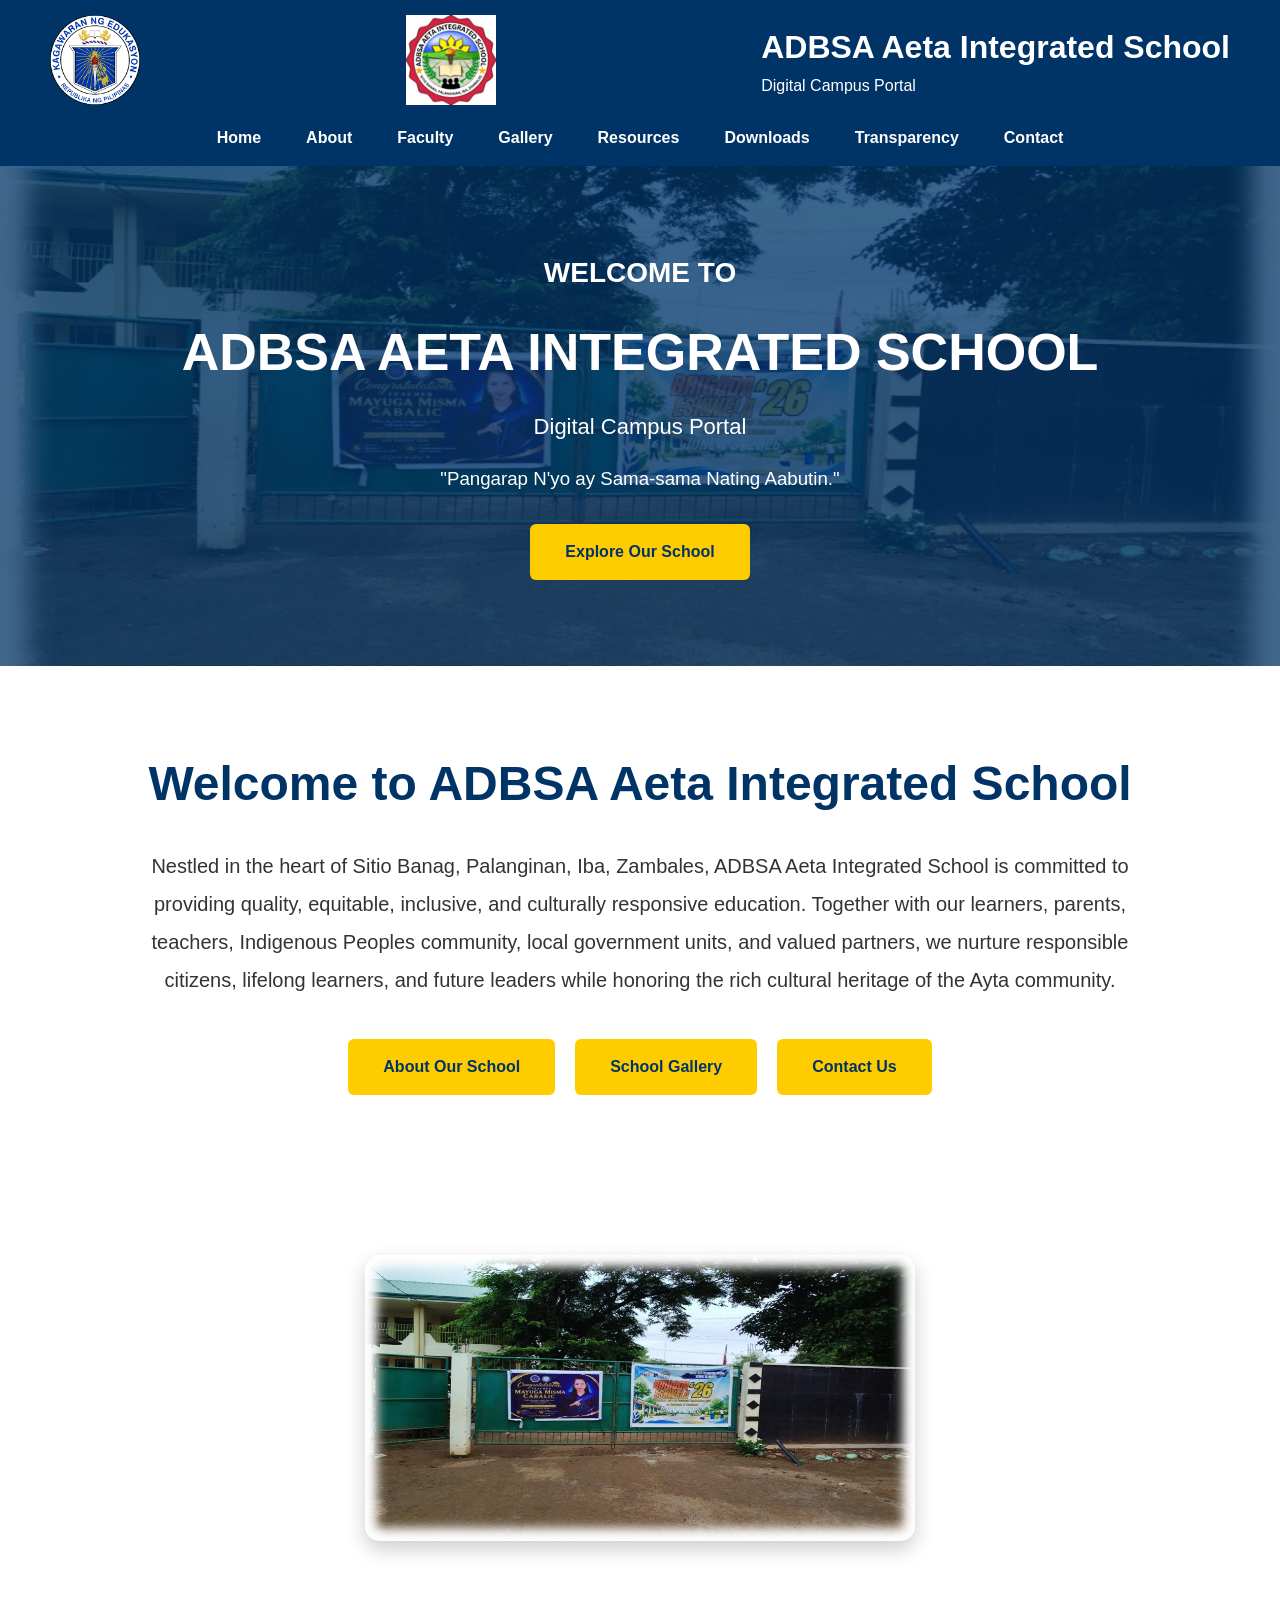
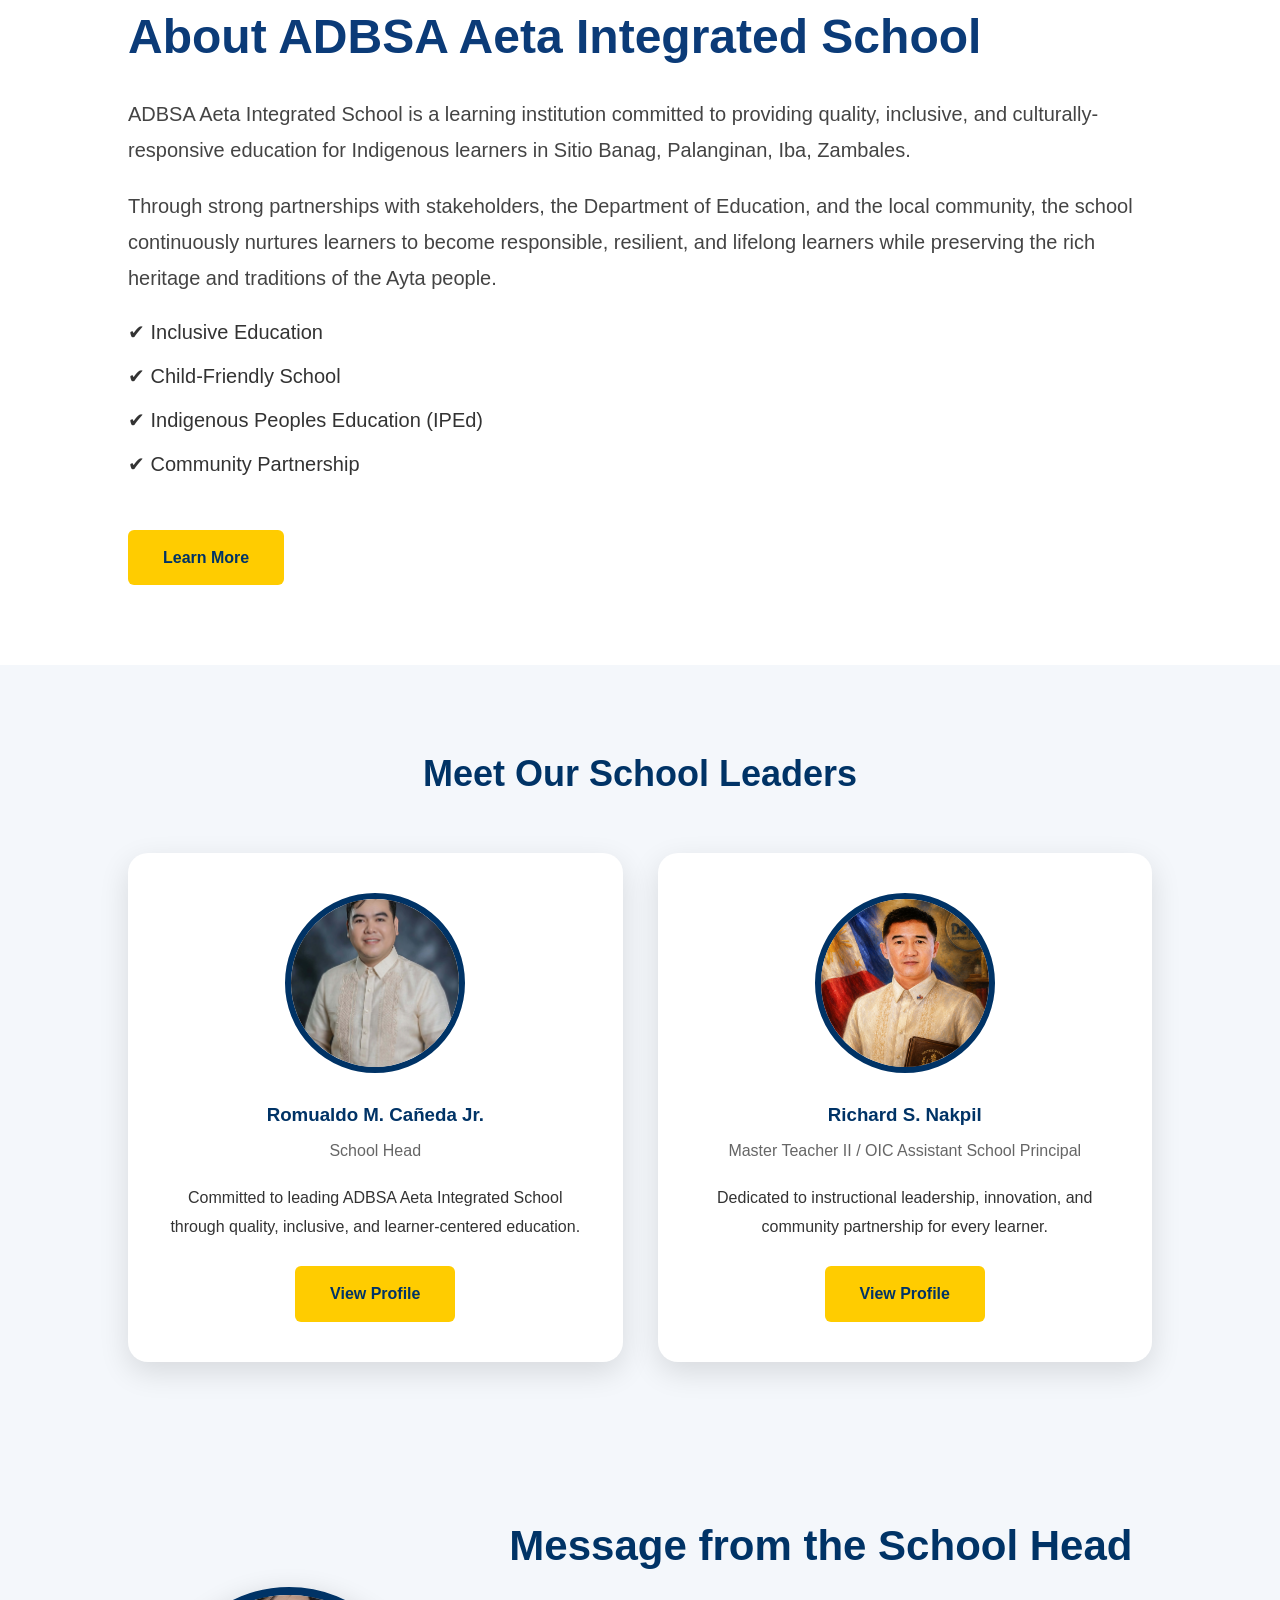
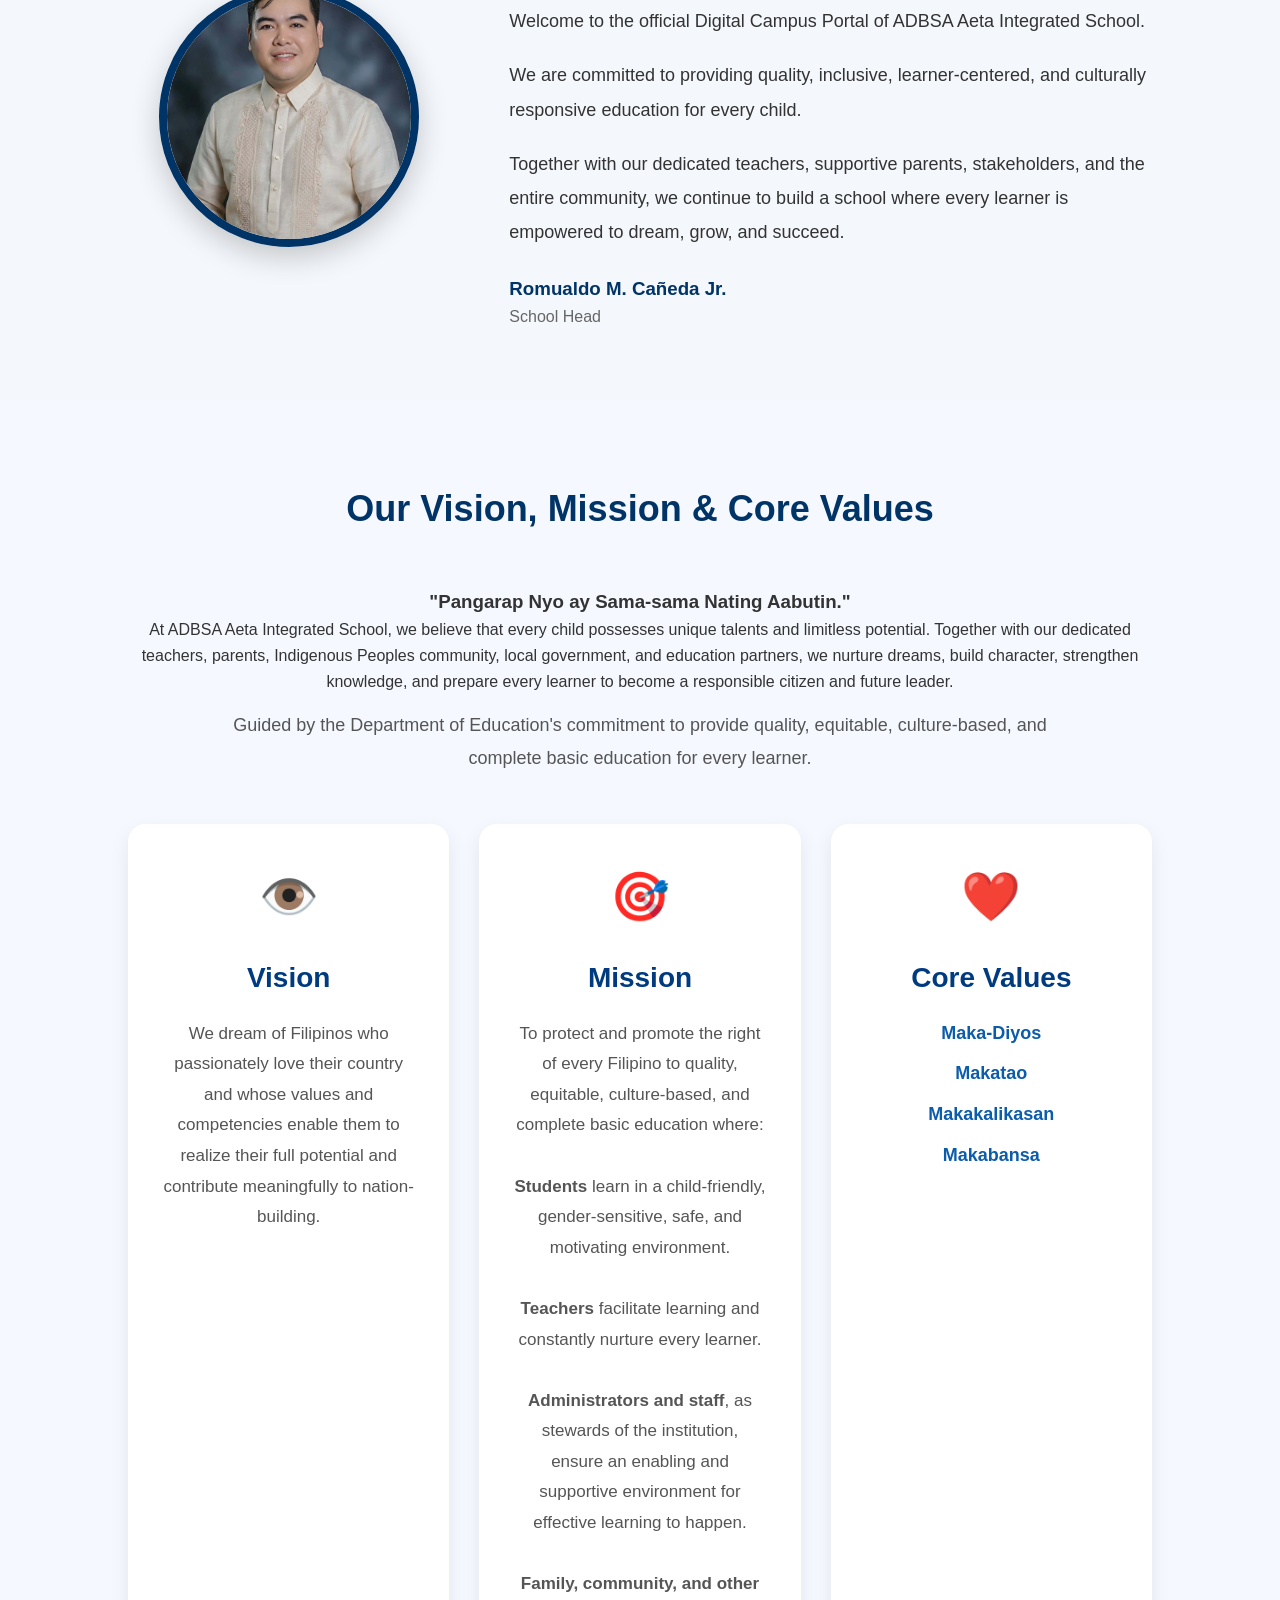
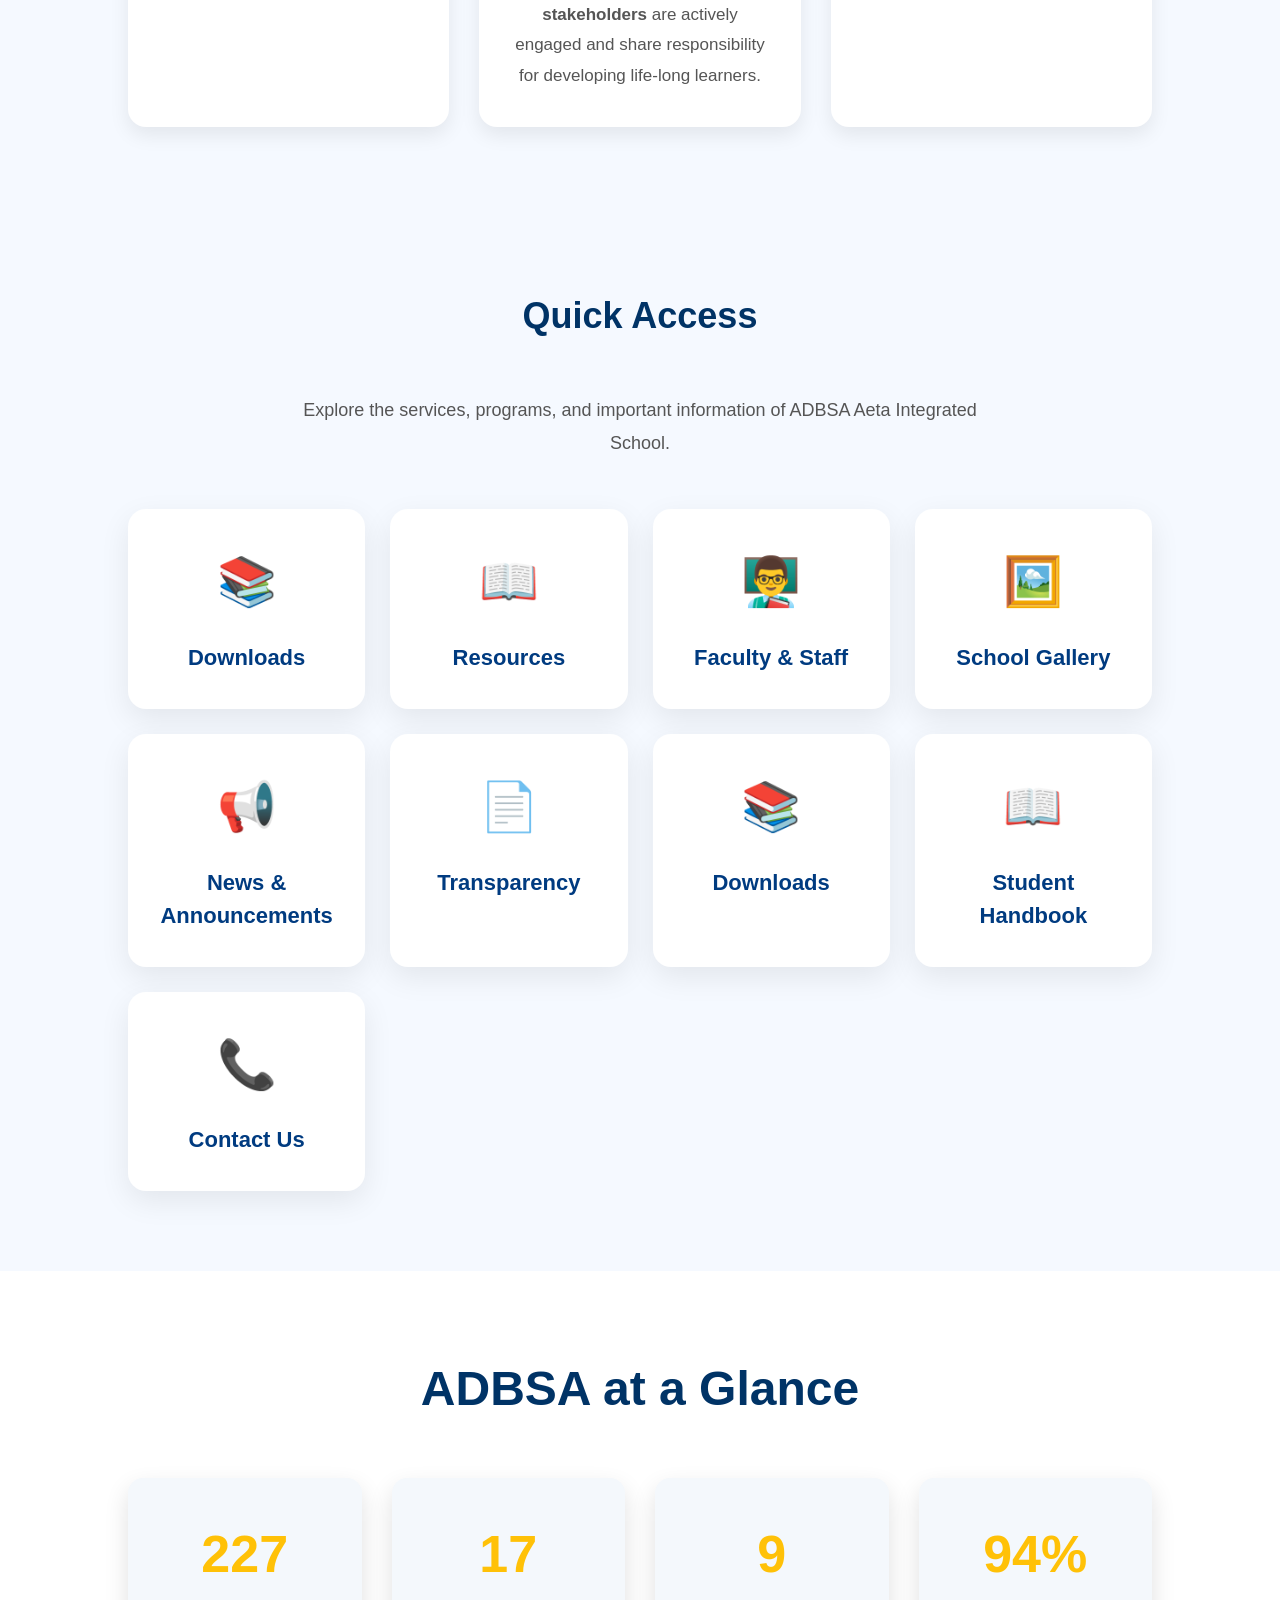
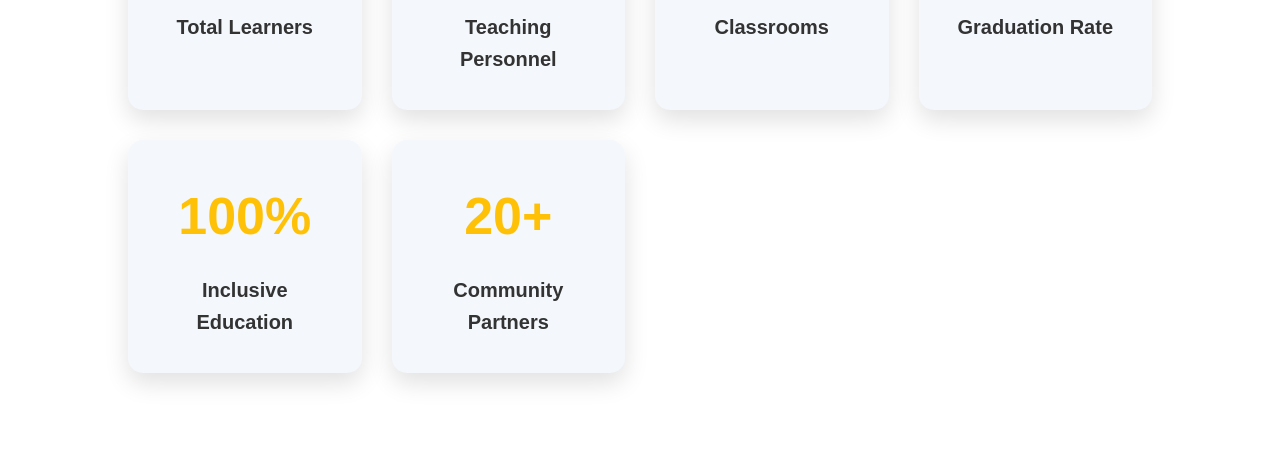
<file: index.html>
<!DOCTYPE html>
<html lang="en">

<head>

<meta charset="UTF-8">
<meta name="viewport" content="width=device-width, initial-scale=1.0">

<title>ADBSA Aeta Integrated School Digital Campus Portal</title>

<link rel="stylesheet" href="css/style.css">

</head>

<body>

<!-- ================= HEADER ================= -->

<header>

<div class="logo-area">

<img src="images/deped-logo.png" alt="DepEd Logo">

<img src="images/school-logo.png" alt="School Logo">

<div>

<h1>ADBSA Aeta Integrated School</h1>

<p>Digital Campus Portal</p>

</div>

</div>

<nav>

<ul>

<li><a href="index.html">Home</a></li>

<li><a href="pages/about.html">About</a></li>

<li><a href="pages/faculty.html">Faculty</a></li>

<li><a href="pages/gallery.html">Gallery</a></li>

<li><a href="pages/resources.html">Resources</a></li>

<li><a href="pages/downloads.html">Downloads</a></li>

<li><a href="pages/issuances.html">Transparency</a></li>

<li><a href="pages/contact.html">Contact</a></li>

</ul>

</nav>

</header>
</header>

<!-- ================= HERO ================= -->

<section class="hero">

<div class="hero-content">

<h2>WELCOME TO</h2>

<h1>ADBSA AETA INTEGRATED SCHOOL</h1>

<p>Digital Campus Portal</p>

<h3>"Pangarap N'yo ay Sama-sama Nating Aabutin."</h3>

<a href="pages/about.html" class="btn">Explore Our School</a>

</div>

</section>
<!-- WELCOME SECTION -->

<section class="welcome-section">

    <div class="welcome-content">

        <h2>Welcome to ADBSA Aeta Integrated School</h2>

        <p>
            Nestled in the heart of Sitio Banag, Palanginan, Iba, Zambales,
            ADBSA Aeta Integrated School is committed to providing
            quality, equitable, inclusive, and culturally responsive education.
            Together with our learners, parents, teachers, Indigenous Peoples community,
            local government units, and valued partners, we nurture responsible citizens,
            lifelong learners, and future leaders while honoring the rich cultural heritage
            of the Ayta community.
        </p>

        <div class="welcome-buttons">
            <a href="#about" class="btn">About Our School</a>
            <a href="pages/gallery.html" class="btn">School Gallery</a>
            <a href="pages/contact.html" class="btn">Contact Us</a>
        </div>

    </div>

</section>
<!-- ================= ABOUT SCHOOL ================= -->

<section id="about" class="about">

    <div class="about-image">

        <img src="images/hero-banner.jpg" alt="ADBSA School">

    </div>

    <div class="about-text">

        <h2>About ADBSA Aeta Integrated School</h2>

        <p>
        ADBSA Aeta Integrated School is a learning institution committed to
        providing quality, inclusive, and culturally-responsive education
        for Indigenous learners in Sitio Banag, Palanginan, Iba, Zambales.
        </p>

        <p>
        Through strong partnerships with stakeholders, the Department of
        Education, and the local community, the school continuously nurtures
        learners to become responsible, resilient, and lifelong learners
        while preserving the rich heritage and traditions of the Ayta people.
        </p>

        <ul>

            <li>✔ Inclusive Education</li>

            <li>✔ Child-Friendly School</li>

            <li>✔ Indigenous Peoples Education (IPEd)</li>

            <li>✔ Community Partnership</li>

        </ul>

       <a href="pages/about.html" class="btn">
    Learn More
</a>

    </div>

</section>

<!-- ================= SCHOOL LEADERS ================= -->

<section class="leaders">

    <h2 class="section-title">Meet Our School Leaders</h2>

    <div class="leaders-grid">

        <!-- School Head -->

        <div class="leader-card">

            <img src="images/schoolhead.jpg" alt="School Head">

            <h3>Romualdo M. Cañeda Jr.</h3>

            <h4>School Head</h4>

            <p>
                Committed to leading ADBSA Aeta Integrated School
                through quality, inclusive, and learner-centered education.
            </p>

            <a href="pages/about.html" class="btn">View Profile</a>

        </div>

        <!-- Assistant School Principal -->

        <div class="leader-card">

            <img src="images/asp.jpg" alt="Assistant School Principal">

            <h3>Richard S. Nakpil</h3>

            <h4>Master Teacher II / OIC Assistant School Principal</h4>

            <p>
                Dedicated to instructional leadership,
                innovation, and community partnership
                for every learner.
            </p>

            <a href="pages/about.html" class="btn">View Profile</a>

        </div>

    </div>

</section> 
   <!-- ================= PRINCIPAL'S MESSAGE ================= -->

<section class="principal-message">

    <div class="principal-container">

        <div class="principal-photo">

            <img src="images/schoolhead.jpg" alt="School Head">

        </div>

        <div class="principal-text">

            <h2>Message from the School Head</h2>

            <p>
                Welcome to the official Digital Campus Portal of
                ADBSA Aeta Integrated School.
            </p>

            <p>
                We are committed to providing quality,
                inclusive, learner-centered, and culturally responsive
                education for every child.
            </p>

            <p>
                Together with our dedicated teachers,
                supportive parents,
                stakeholders,
                and the entire community,
                we continue to build a school where every learner
                is empowered to dream,
                grow,
                and succeed.
            </p>

            <h3>
                Romualdo M. Cañeda Jr.
            </h3>

            <span>School Head</span>

        </div>

    </div>

</section> 
<!-- ================= VISION • MISSION • CORE VALUES ================= -->

<section class="vmc">

    <div class="container">

        <h2 class="section-title">Our Vision, Mission & Core Values</h2>
<div class="school-motto">

    <h3>"Pangarap Nyo ay Sama-sama Nating Aabutin."</h3>

        <p>
    At ADBSA Aeta Integrated School, we believe that every child possesses unique
    talents and limitless potential. Together with our dedicated teachers,
    parents, Indigenous Peoples community, local government, and education
    partners, we nurture dreams, build character, strengthen knowledge, and
    prepare every learner to become a responsible citizen and future leader.
</p>

</div>
        <p class="section-subtitle">
            Guided by the Department of Education's commitment to provide quality,
            equitable, culture-based, and complete basic education for every learner.
        </p>

        <div class="vmc-grid">

            <div class="vmc-card">

                <div class="vmc-icon">👁️</div>

                <h3>Vision</h3>

                <p>
                    We dream of Filipinos who passionately love their country and whose
                    values and competencies enable them to realize their full potential
                    and contribute meaningfully to nation-building.
                </p>

            </div>

            <div class="vmc-card">

                <div class="vmc-icon">🎯</div>

                <h3>Mission</h3>

               <p>
    To protect and promote the right of every Filipino to quality,
    equitable, culture-based, and complete basic education where:
    <br><br>

    <strong>Students</strong> learn in a child-friendly, gender-sensitive,
    safe, and motivating environment.

    <br><br>

    <strong>Teachers</strong> facilitate learning and constantly nurture
    every learner.

    <br><br>

    <strong>Administrators and staff</strong>, as stewards of the institution,
    ensure an enabling and supportive environment for effective learning to happen.

    <br><br>

    <strong>Family, community, and other stakeholders</strong> are actively
    engaged and share responsibility for developing life-long learners.
</p>

            </div>

            <div class="vmc-card">

                <div class="vmc-icon">❤️</div>

                <h3>Core Values</h3>

                <ul>

                    <li>Maka-Diyos</li>

                    <li>Makatao</li>

                    <li>Makakalikasan</li>

                    <li>Makabansa</li>

                </ul>

            </div>

        </div>

    </div>

</section>
<!-- ================= QUICK ACCESS ================= -->

<section class="quick-access">

    <div class="container">

        <h2 class="section-title">Quick Access</h2>

        <p class="section-subtitle">
            Explore the services, programs, and important information of
            ADBSA Aeta Integrated School.
        </p>

        <div class="quick-grid">

           <a href="pages/downloads.html" class="quick-card">
    <span>📚</span>
    <h3>Downloads</h3>
</a>

           <a href="pages/resources.html" class="quick-card">
    <span>📖</span>
    <h3>Resources</h3>
               
</a> <a href="pages/faculty.html" class="quick-card">
                <span>👨‍🏫</span>
                <h3>Faculty & Staff</h3>
            </a>

            <a href="pages/gallery.html" class="quick-card">
                <span>🖼️</span>
                <h3>School Gallery</h3>
            </a>

            <a href="pages/news.html" class="quick-card">
                <span>📢</span>
                <h3>News & Announcements</h3>
            </a>

            <a href="pages/transparency.html" class="quick-card">
                <span>📄</span>
                <h3>Transparency</h3>
            </a>

            <a href="pages/downloads.html" class="quick-card">
                <span>📚</span>
                <h3>Downloads</h3>
            </a>

            <a href="pages/student handbook.html" class="quick-card">
                <span>📖</span>
                <h3>Student Handbook</h3>
            </a>

            <a href="pages/contact.html" class="quick-card">
    <span>📞</span>
    <h3>Contact Us</h3>
</a>

        </div>

    </div>

</section>    
<!-- SCHOOL STATISTICS -->

<section class="statistics">

<h2>ADBSA at a Glance</h2>

<div class="stats-container">

<div class="stat-card">
<h3>227</h3>
<p>Total Learners</p>
</div>

<div class="stat-card">
<h3>17</h3>
<p>Teaching Personnel</p>
</div>

<div class="stat-card">
<h3>9</h3>
<p>Classrooms</p>
</div>

<div class="stat-card">
<h3>94%</h3>
<p>Graduation Rate</p>
</div>

<div class="stat-card">
<h3>100%</h3>
<p>Inclusive Education</p>
</div>

<div class="stat-card">
<h3>20+</h3>
<p>Community Partners</p>
</div>

</div>

</section>

</body>
</html>
</file>
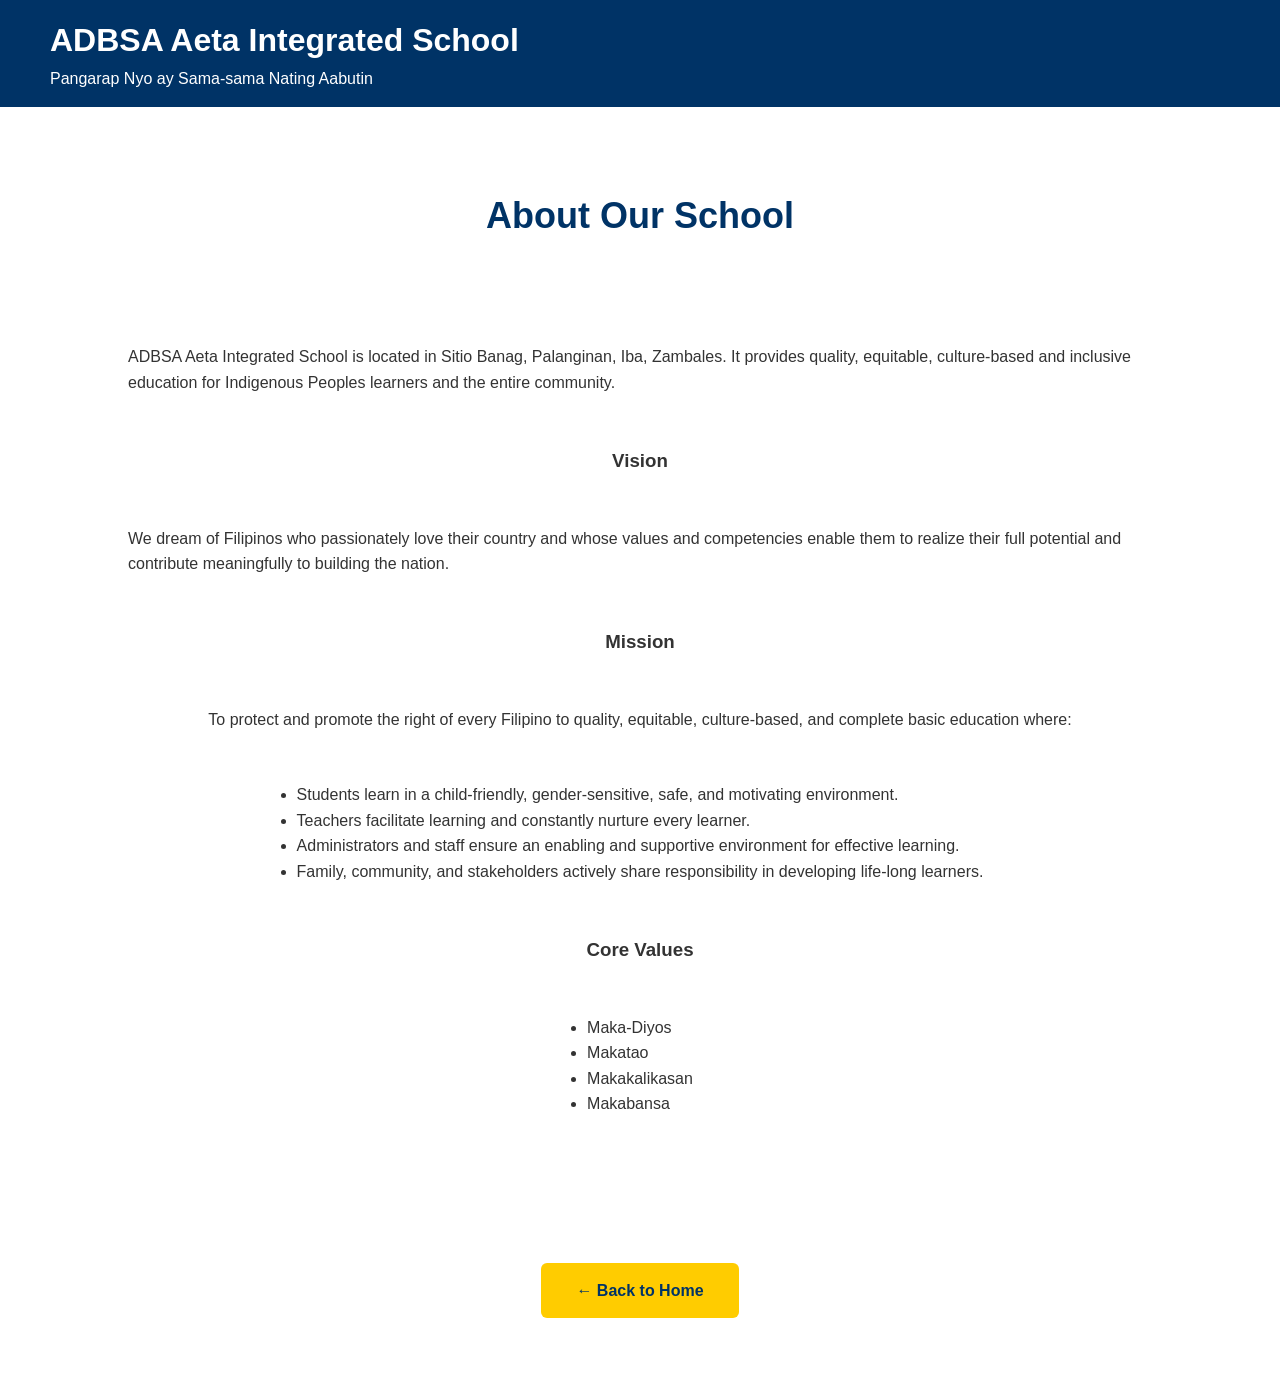
<file: pages/about.html>
<!DOCTYPE html>
<html lang="en">
<head>
    <meta charset="UTF-8">
    <meta name="viewport" content="width=device-width, initial-scale=1.0">
    <title>About ADBSA Aeta Integrated School</title>

    <link rel="stylesheet" href="../css/style.css">
</head>

<body>

<header class="header">
    <h1>ADBSA Aeta Integrated School</h1>
    <p>Pangarap Nyo ay Sama-sama Nating Aabutin</p>
</header>

<section class="about">
    <h2 class="section-title">About Our School</h2>

    <p>
        ADBSA Aeta Integrated School is located in Sitio Banag,
        Palanginan, Iba, Zambales. It provides quality, equitable,
        culture-based and inclusive education for Indigenous Peoples
        learners and the entire community.
    </p>

    <h3>Vision</h3>
    <p>
        We dream of Filipinos who passionately love their country and whose
        values and competencies enable them to realize their full potential
        and contribute meaningfully to building the nation.
    </p>

    <h3>Mission</h3>

    <p>
        To protect and promote the right of every Filipino to quality,
        equitable, culture-based, and complete basic education where:
    </p>

    <ul>
        <li>Students learn in a child-friendly, gender-sensitive, safe, and motivating environment.</li>
        <li>Teachers facilitate learning and constantly nurture every learner.</li>
        <li>Administrators and staff ensure an enabling and supportive environment for effective learning.</li>
        <li>Family, community, and stakeholders actively share responsibility in developing life-long learners.</li>
    </ul>

    <h3>Core Values</h3>

    <ul>
        <li>Maka-Diyos</li>
        <li>Makatao</li>
        <li>Makakalikasan</li>
        <li>Makabansa</li>
    </ul>

    <br>

    <a href="../index.html" class="btn">← Back to Home</a>

</section>

</body>
</html>
</file>
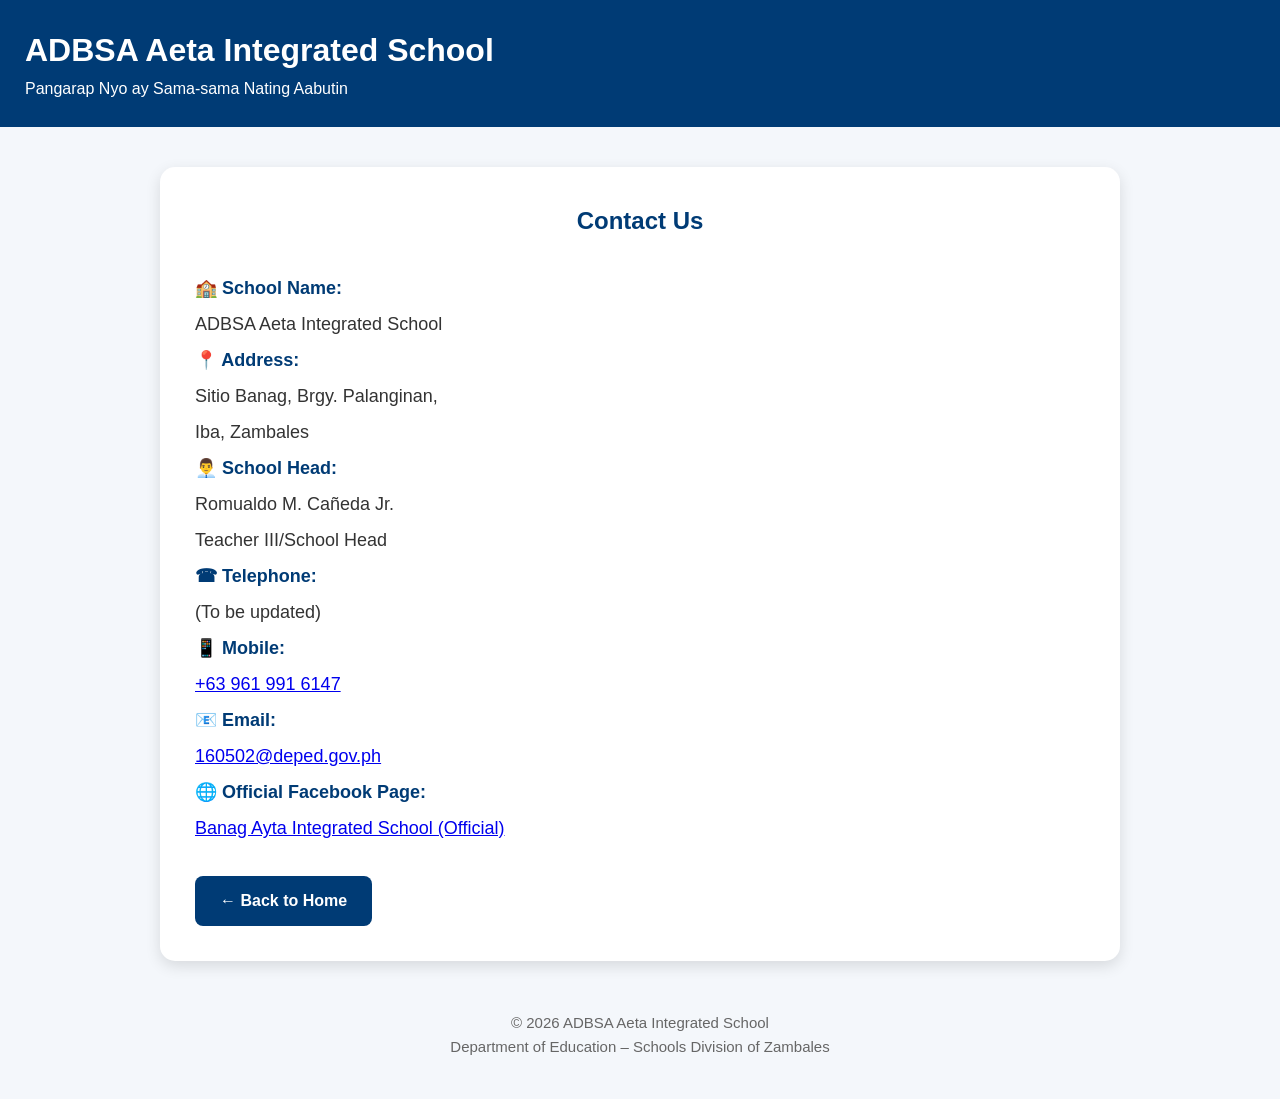
<file: pages/contact.html>
<!DOCTYPE html>
<html lang="en">
<head>
<meta charset="UTF-8">
<meta name="viewport" content="width=device-width, initial-scale=1.0">

<title>Contact Us | ADBSA Aeta Integrated School</title>

<link rel="stylesheet" href="../css/style.css">

<style>

body{
    margin:0;
    font-family:Arial, Helvetica, sans-serif;
    background:#f4f7fb;
}

header{
    background:#003B75;
    color:white;
    padding:25px;
}

header h1{
    margin:0;
}

.container{
    width:90%;
    max-width:1000px;
    margin:auto;
    padding:40px 20px;
}

.contact-card{
    background:white;
    padding:35px;
    border-radius:15px;
    box-shadow:0 5px 15px rgba(0,0,0,.12);
}

.contact-card h2{
    color:#003B75;
    text-align:center;
    margin-bottom:30px;
}

.contact-info{
    line-height:2;
    font-size:18px;
}

.contact-info strong{
    color:#003B75;
}

.btn{
    display:inline-block;
    margin-top:30px;
    background:#003B75;
    color:white;
    padding:12px 25px;
    border-radius:8px;
    text-decoration:none;
    font-weight:bold;
}

.btn:hover{
    background:#0056a6;
}

.footer{
    text-align:center;
    margin-top:50px;
    color:#666;
    font-size:15px;
}

</style>

</head>

<body>

<header>

<h1>ADBSA Aeta Integrated School</h1>

<p>Pangarap Nyo ay Sama-sama Nating Aabutin</p>

</header>

<div class="container">

<div class="contact-card">

<h2>Contact Us</h2>

<div class="contact-info">

<p><strong>🏫 School Name:</strong><br>
ADBSA Aeta Integrated School</p>

<p><strong>📍 Address:</strong><br>
Sitio Banag, Brgy. Palanginan,<br>
Iba, Zambales</p>

<p><strong>👨‍💼 School Head:</strong><br>
Romualdo M. Cañeda Jr.<br>
Teacher III/School Head</p>

<p><strong>☎ Telephone:</strong><br>
(To be updated)</p>

<p><strong>📱 Mobile:</strong><br>
<a href="tel:+639619916147">+63 961 991 6147</a></p>

<p><strong>📧 Email:</strong><br>
<a href="mailto:160502@deped.gov.ph">
160502@deped.gov.ph
</a></p>

<p><strong>🌐 Official Facebook Page:</strong><br>
<a href="https://www.facebook.com/BAISIBA" target="_blank">
Banag Ayta Integrated School (Official)
</a></p>

</div>

<a href="../index.html" class="btn">← Back to Home</a>

</div>

<div class="footer">

© 2026 ADBSA Aeta Integrated School<br>
Department of Education – Schools Division of Zambales

</div>

</div>

</body>
</html>
</file>
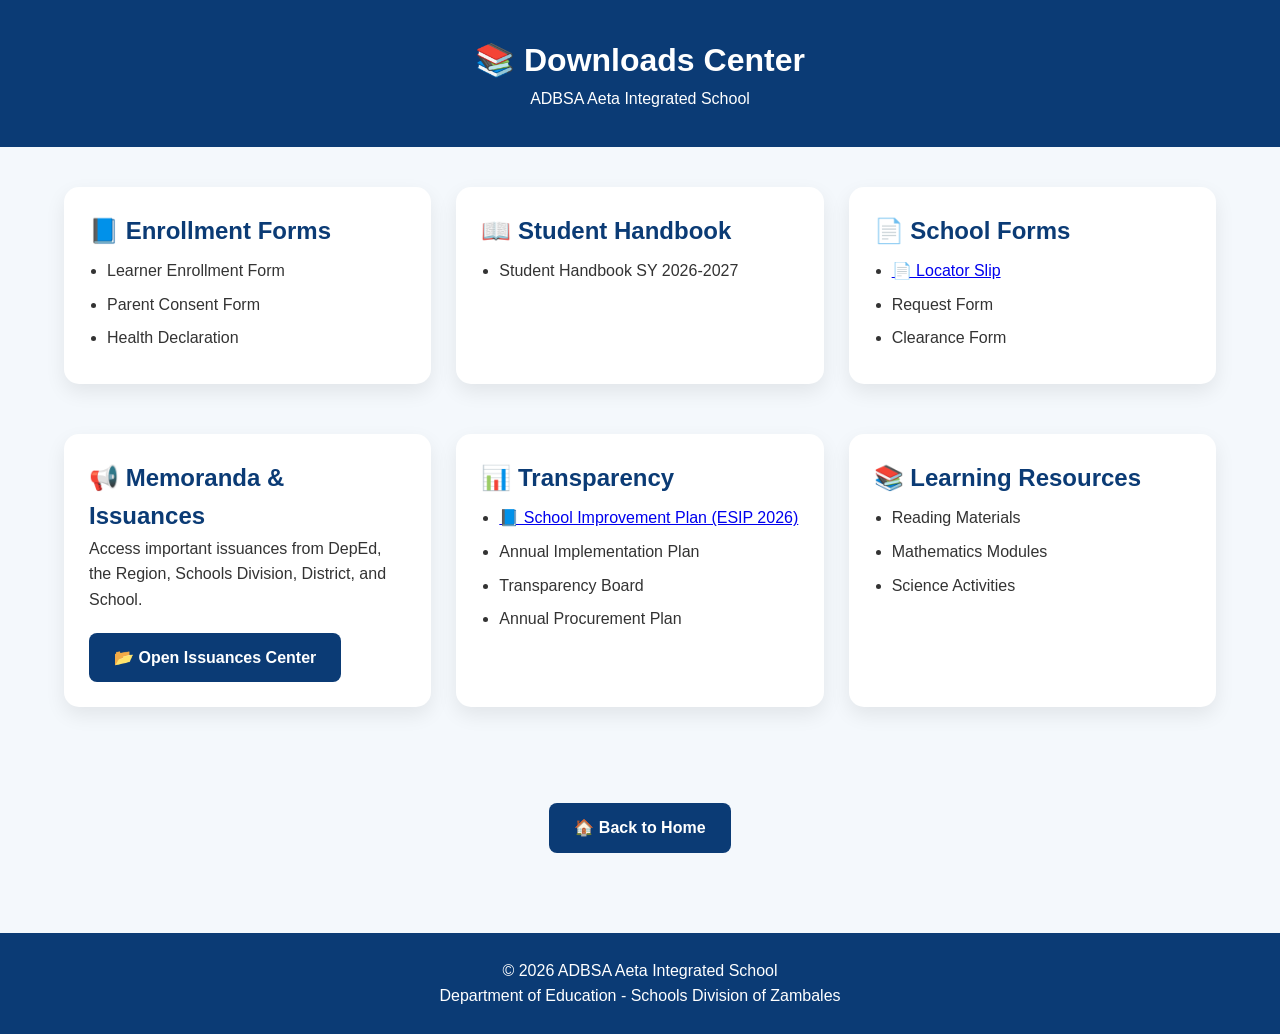
<file: pages/downloads.html>
<!DOCTYPE html>
<html lang="en">
<head>

<meta charset="UTF-8">
<meta name="viewport" content="width=device-width, initial-scale=1.0">

<title>Downloads | ADBSA Aeta Integrated School</title>

<link rel="stylesheet" href="../css/style.css">

<style>

body{
    margin:0;
    font-family:Arial,Helvetica,sans-serif;
    background:#f4f8fc;
}

.header{
    background:#0b3b75;
    color:white;
    text-align:center;
    padding:35px;
}

.container{
    width:90%;
    max-width:1200px;
    margin:auto;
    padding:40px 0;
}

.download-grid{

display:grid;

grid-template-columns:repeat(auto-fit,minmax(280px,1fr));

gap:25px;

}

.card{

background:white;

border-radius:15px;

padding:25px;

box-shadow:0 8px 20px rgba(0,0,0,.08);

transition:.3s;

}

.card:hover{

transform:translateY(-6px);

}

.card h2{

color:#0b3b75;

margin-top:0;

}

.card ul{

padding-left:18px;

}

.card li{

margin:8px 0;

}

.btn{

display:inline-block;

margin-top:20px;

padding:12px 25px;

background:#0b3b75;

color:white;

text-decoration:none;

border-radius:8px;

font-weight:bold;

}

.btn:hover{

background:#154d97;

}

.footer{

text-align:center;

padding:25px;

background:#0b3b75;

color:white;

margin-top:40px;

}

</style>

</head>

<body>

<div class="header">

<h1>📚 Downloads Center</h1>

<p>ADBSA Aeta Integrated School</p>

</div>

<div class="container">

<div class="download-grid">

<div class="card">

<h2>📘 Enrollment Forms</h2>

<ul>

<li>Learner Enrollment Form</li>

<li>Parent Consent Form</li>

<li>Health Declaration</li>

</ul>

</div>

<div class="card">

<h2>📖 Student Handbook</h2>

<ul>

<li>Student Handbook SY 2026-2027</li>

</ul>

</div>

<div class="card">

<h2>📄 School Forms</h2>

<ul>

<li>
<a href="../downloads/locator-slip.pdf" target="_blank">
📄 Locator Slip
</a>
</li>

<li>Request Form</li>

<li>Clearance Form</li>

</ul>

</div>

<div class="card">

<h2>📢 Memoranda & Issuances</h2>

<p>
Access important issuances from DepEd, the Region,
Schools Division, District, and School.
</p>

<a href="issuances.html" class="btn">
📂 Open Issuances Center
</a>

</div>

<div class="card">

<h2>📊 Transparency</h2>

<ul>

<li>
<a href="../downloads/esip-2026.pdf" target="_blank">
📘 School Improvement Plan (ESIP 2026)
</a>
</li>

<li>Annual Implementation Plan</li>

<li>Transparency Board</li>

<li>Annual Procurement Plan</li>

</ul>

</div>

<div class="card">

<h2>📚 Learning Resources</h2>

<ul>

<li>Reading Materials</li>

<li>Mathematics Modules</li>

<li>Science Activities</li>

</ul>

</div>

</div>

<br><br>

<center>

<a href="../index.html" class="btn">🏠 Back to Home</a>

</center>

</div>

<div class="footer">

© 2026 ADBSA Aeta Integrated School<br>

Department of Education - Schools Division of Zambales

</div>

</body>

</html>
</file>
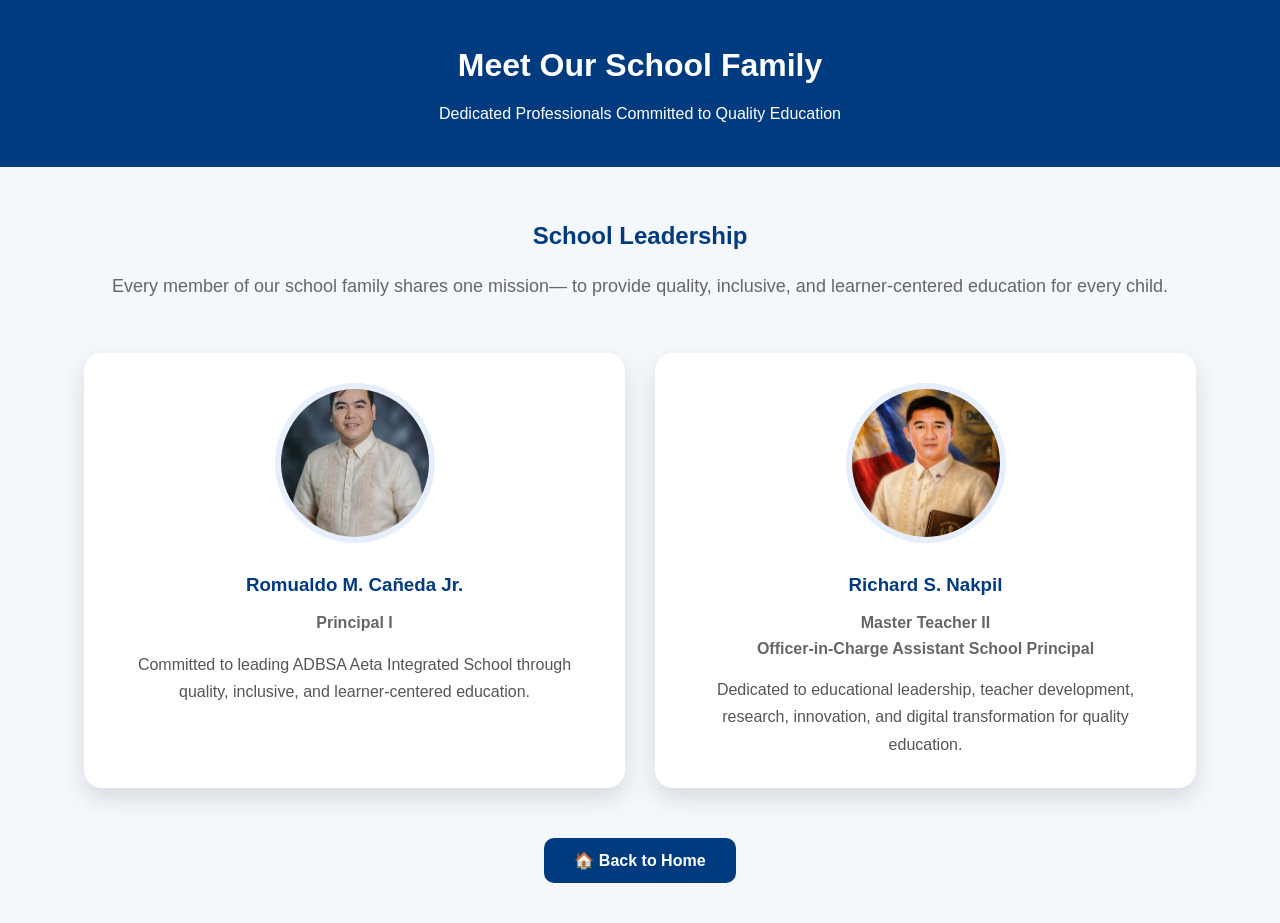
<file: pages/faculty.html>
<!DOCTYPE html>
<html lang="en">
<head>

<meta charset="UTF-8">
<meta name="viewport" content="width=device-width, initial-scale=1.0">

<title>Meet Our School Family | ADBSA Aeta Integrated School</title>

<link rel="stylesheet" href="../css/style.css">

<style>

body{
    margin:0;
    font-family:Arial, Helvetica, sans-serif;
    background:#f4f7fb;
}

header{
    background:#003b80;
    color:white;
    text-align:center;
    padding:40px 20px;
}

header h1{
    margin-bottom:10px;
}

.container{
    width:90%;
    max-width:1200px;
    margin:auto;
    padding:50px 20px;
}

.page-title{
    text-align:center;
    color:#003b80;
    margin-bottom:15px;
}

.page-description{
    text-align:center;
    color:#666;
    margin-bottom:50px;
    font-size:18px;
    line-height:1.8;
}

.staff-grid{
    display:grid;
    grid-template-columns:repeat(auto-fit,minmax(280px,1fr));
    gap:30px;
}

.staff-card{
    background:white;
    border-radius:18px;
    box-shadow:0 10px 25px rgba(0,0,0,.12);
    text-align:center;
    padding:30px;
    transition:.3s;
}

.staff-card:hover{
    transform:translateY(-8px);
}

.staff-card img{
    width:160px;
    height:160px;
    border-radius:50%;
    object-fit:cover;
    margin-bottom:20px;
    border:6px solid #e6eefb;
}

.staff-card h3{
    color:#003b80;
    margin-bottom:10px;
}

.staff-card h4{
    color:#666;
    margin-bottom:15px;
}

.staff-card p{
    line-height:1.7;
    color:#555;
}

.home-button{
    text-align:center;
    margin-top:60px;
}

.home-button a{
    background:#003b80;
    color:white;
    padding:14px 30px;
    border-radius:10px;
    text-decoration:none;
    font-weight:bold;
}

.home-button a:hover{
    background:#0057b8;
}

</style>

</head>

<body>

<header>

<h1>Meet Our School Family</h1>

<p>Dedicated Professionals Committed to Quality Education</p>

</header>

<div class="container">

<h2 class="page-title">
School Leadership
</h2>

<p class="page-description">

Every member of our school family shares one mission—
to provide quality, inclusive, and learner-centered education
for every child.

</p>

<div class="staff-grid">

<div class="staff-card">

<img src="../images/schoolhead.jpg" alt="School Head">

<h3>Romualdo M. Cañeda Jr.</h3>

<h4>Principal I</h4>

<p>

Committed to leading
ADBSA Aeta Integrated School
through quality,
inclusive,
and learner-centered education.

</p>

</div>

<div class="staff-card">

<img src="../images/richard.jpg" alt="Master Teacher">

<h3>Richard S. Nakpil</h3>

<h4>

Master Teacher II

<br>

Officer-in-Charge

Assistant School Principal

</h4>

<p>

Dedicated to educational leadership,
teacher development,
research,
innovation,
and digital transformation
for quality education.

</p>

</div>

</div>

<div class="home-button">

<a href="../index.html">

🏠 Back to Home

</a>

</div>

</div>

</body>

</html>
</file>
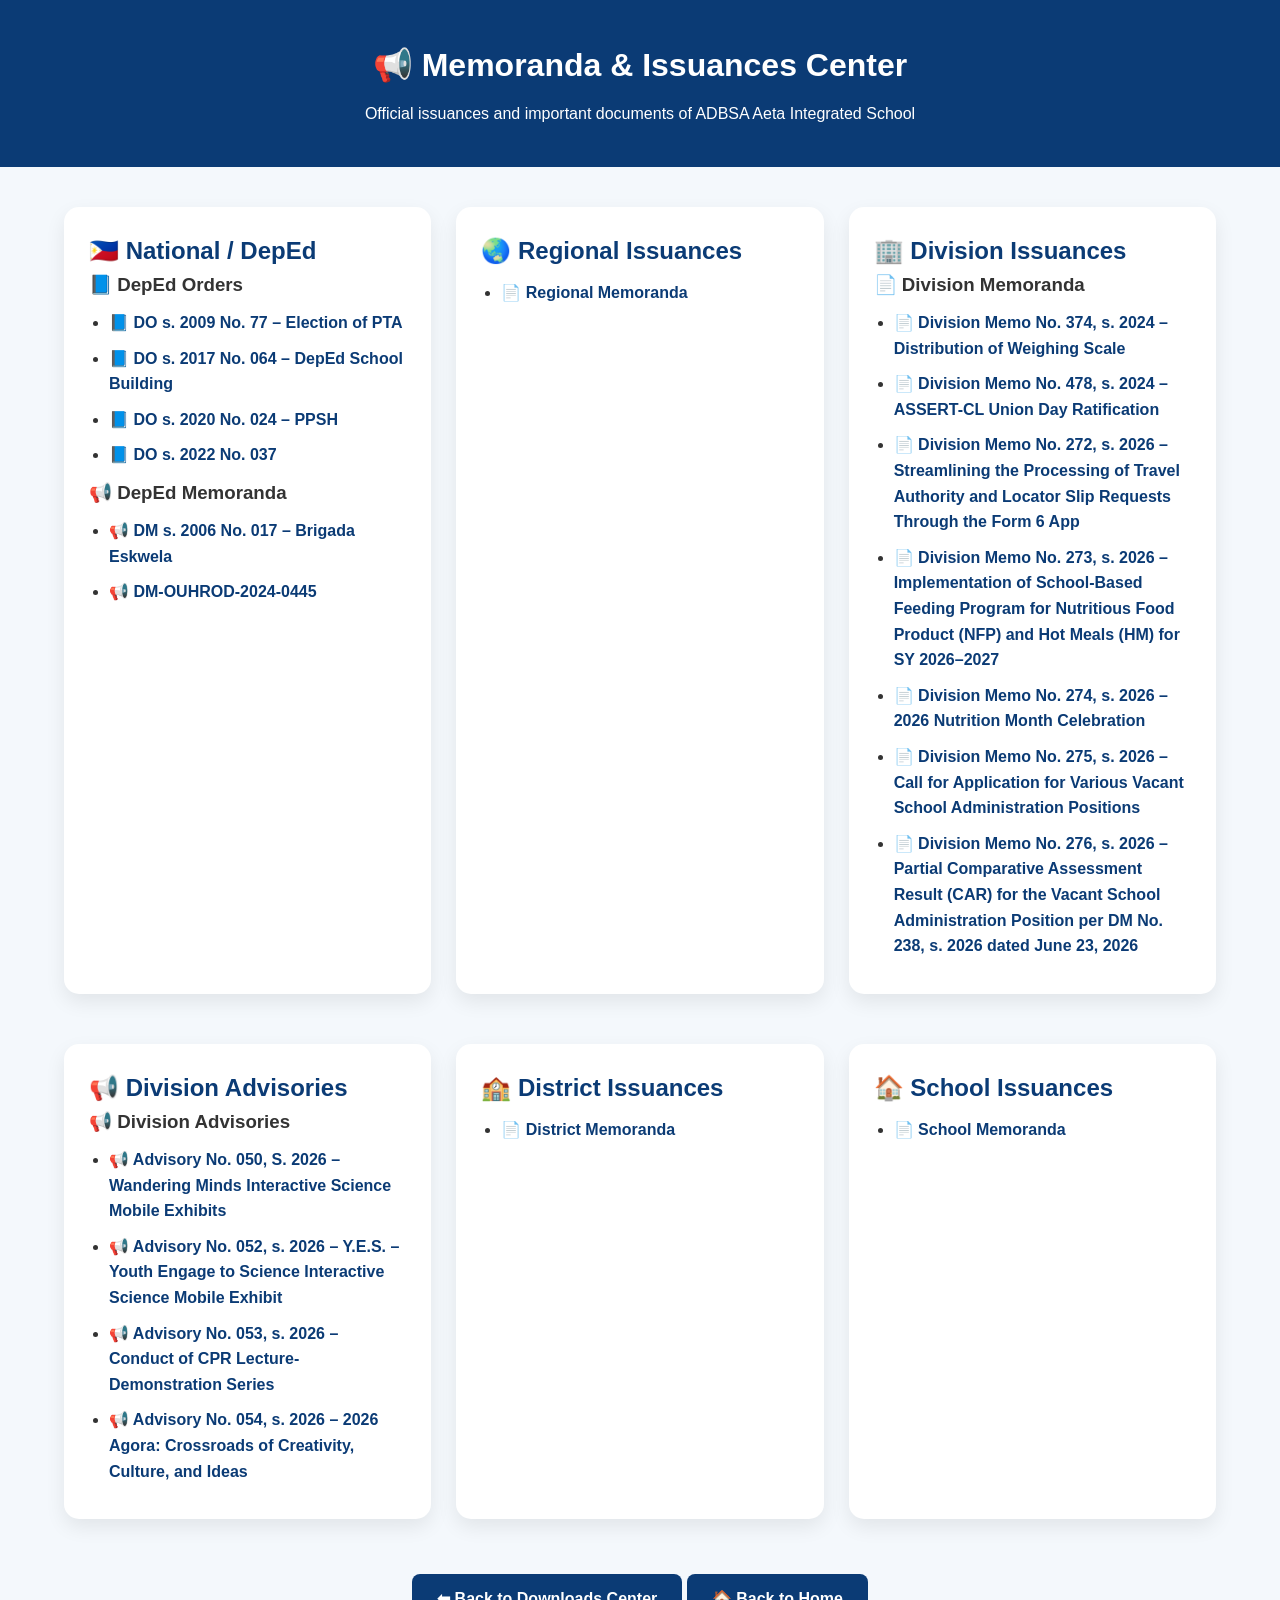
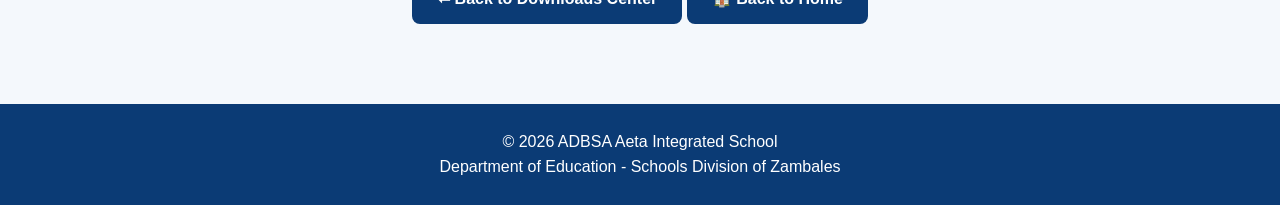
<file: pages/issuances.html>
<!DOCTYPE html>
<html lang="en">

<head>

<meta charset="UTF-8">

<meta name="viewport" content="width=device-width, initial-scale=1.0">

<title>Issuances Center | ADBSA Aeta Integrated School</title>

<link rel="stylesheet" href="../css/style.css">

<style>

body{
    margin:0;
    font-family:Arial, Helvetica, sans-serif;
    background:#f4f8fc;
}

.header{
    background:#0b3b75;
    color:white;
    text-align:center;
    padding:40px 20px;
}

.header h1{
    margin:0 0 10px;
}

.container{
    width:90%;
    max-width:1200px;
    margin:auto;
    padding:40px 0;
}

.issuance-grid{
    display:grid;
    grid-template-columns:repeat(auto-fit,minmax(280px,1fr));
    gap:25px;
}

.card{
    background:white;
    border-radius:15px;
    padding:25px;
    box-shadow:0 8px 20px rgba(0,0,0,.08);
    transition:.3s;
}

.card:hover{
    transform:translateY(-6px);
}

.card h2{
    color:#0b3b75;
    margin-top:0;
}

.card ul{
    padding-left:20px;
}

.card li{
    margin:10px 0;
}

.card a{
    color:#0b3b75;
    text-decoration:none;
    font-weight:bold;
}

.card a:hover{
    text-decoration:underline;
}

.btn{
    display:inline-block;
    margin-top:30px;
    padding:12px 25px;
    background:#0b3b75;
    color:white;
    text-decoration:none;
    border-radius:8px;
    font-weight:bold;
}

.btn:hover{
    background:#154d97;
}

.footer{
    text-align:center;
    padding:25px;
    background:#0b3b75;
    color:white;
    margin-top:40px;
}

</style>

</head>

<body>

<div class="header">

<h1>📢 Memoranda & Issuances Center</h1>

<p>
Official issuances and important documents of
ADBSA Aeta Integrated School
</p>

</div>

<div class="container">

<div class="issuance-grid">

<!-- NATIONAL / DEPED -->

<div class="card">

<h2>🇵🇭 National / DepEd</h2>

<h3>📘 DepEd Orders</h3>

<ul>

<li>
<a href="../downloads/issuances/national/deped-orders/DO_s2009_77-ELECTION%20OF%20PTA.pdf"
target="_blank">
📘 DO s. 2009 No. 77 – Election of PTA
</a>
</li>

<li>
<a href="../downloads/issuances/national/deped-orders/DO_s2017_064-DepEd%20School%20Bldg.pdf"
target="_blank">
📘 DO s. 2017 No. 064 – DepEd School Building
</a>
</li>

<li>
<a href="../downloads/issuances/national/deped-orders/DO_s2020_024-PPSH.pdf"
target="_blank">
📘 DO s. 2020 No. 024 – PPSH
</a>
</li>

<li>
<a href="../downloads/issuances/national/deped-orders/DO_s2022_037-1.pdf"
target="_blank">
📘 DO s. 2022 No. 037
</a>
</li>

</ul>

<h3>📢 DepEd Memoranda</h3>

<ul>

<li>
<a href="../downloads/issuances/national/deped-memoranda/DM_s2006_017%20Brigada.pdf" target="_blank">
📢 DM s. 2006 No. 017 – Brigada Eskwela
</a>
</li>

<li>
<a href="../downloads/issuances/national/deped-memoranda/dm-ouhrod-2024-0445.pdf"
target="_blank">
📢 DM-OUHROD-2024-0445
</a>
</li>

</ul>

</div>
<!-- REGIONAL -->

<div class="card">

<h2>🌏 Regional Issuances</h2>

<ul>

<li>
<a href="../downloads/issuances/region/memoranda/">
📄 Regional Memoranda
</a>
</li>

</ul>

</div>

<!-- DIVISION -->

<div class="card">

<h2>🏢 Division Issuances</h2>

<h3>📄 Division Memoranda</h3>

<ul>

<li>
<a href="../downloads/issuances/division/memoranda/DM-374-s-2024-Weighing-Scale.pdf"
target="_blank">
📄 Division Memo No. 374, s. 2024 – Distribution of Weighing Scale
</a>
</li>

<li>
<a href="../downloads/issuances/division/memoranda/DM-478-s-2024-ASSERT-CL-Union-Day-Ratification.pdf"
target="_blank">
📄 Division Memo No. 478, s. 2024 – ASSERT-CL Union Day Ratification
</a>
</li>
<li>
<a href="../downloads/issuances/division/memoranda/DM%20No.%20272,%20s.%202026%20-%20Streamlining%20the%20Processing%20of%20Travel%20Authority%20%20and%20Locator%20Slip%20Requests%20Through%20the%20Form%206%20App.pdf"
target="_blank">
📄 Division Memo No. 272, s. 2026 – Streamlining the Processing of Travel Authority and Locator Slip Requests Through the Form 6 App
</a>
</li>

<li>
<a href="../downloads/issuances/division/memoranda/DM%20No.%20273,%20s.%202026%20-%20Implementation%20of%20School-Based%20Feeding%20Program%20for%20Nutritious%20Food%20Product%20(NFP)%20and%20Hot%20Meals%20(HM)%20for%20SY%202026-2027.pdf"
target="_blank">
📄 Division Memo No. 273, s. 2026 – Implementation of School-Based Feeding Program for Nutritious Food Product (NFP) and Hot Meals (HM) for SY 2026–2027
</a>
</li>

<li>
<a href="../downloads/issuances/division/memoranda/DM%20No.%20274,%20s.%202026%20-%202026%20Nutrition%20Month%20Celebration.pdf"
target="_blank">
📄 Division Memo No. 274, s. 2026 – 2026 Nutrition Month Celebration
</a>
</li>

<li>
<a href="../downloads/issuances/division/memoranda/DM%20No.%20275,%20s.%202026%20-%20Call%20for%20Application%20for%20Various%20Vacant%20School%20Administration%20Positions.pdf"
target="_blank">
📄 Division Memo No. 275, s. 2026 – Call for Application for Various Vacant School Administration Positions
</a>
</li>

<li>
<a href="../downloads/issuances/division/memoranda/DM%20No.%20276,%20s.%202026%20-%20Partial%20Comparative%20Assessment%20Result%20(CAR)%20for%20the%20Vacant%20School%20Administration%20Position%20per%20DM%20No.%20238,%20s.%202026%20dated%20June%2023,%202026.pdf"
target="_blank">
📄 Division Memo No. 276, s. 2026 – Partial Comparative Assessment Result (CAR) for the Vacant School Administration Position per DM No. 238, s. 2026 dated June 23, 2026
</a>
</li>
</ul>

</div>
<!-- DIVISION ADVISORIES -->

<div class="card">

<h2>📢 Division Advisories</h2>

<h3>📢 Division Advisories</h3>

<ul>

<li>
<a href="../downloads/issuances/division/advisories/Advisory%20No.%20050%2C%20S.%202026%20-%20Wandering%20Minds%20Interactive%20Science%20Mobile%20Exhibits%20for%20School%20Year%202026-2027.pdf"
target="_blank">
📢 Advisory No. 050, S. 2026 – Wandering Minds Interactive Science Mobile Exhibits
</a>
</li>

<li>
<a href="../downloads/issuances/division/advisories/Advisory%20No.%20052%2C%20s.%202026%20-%20Y.E.S.%20-%20Youth%20Engage%20to%20Science%20Interactive%20Science%20Mobile%20Exhibit%20for%20School%20Year%202026-2027.pdf"
target="_blank">
📢 Advisory No. 052, s. 2026 – Y.E.S. – Youth Engage to Science Interactive Science Mobile Exhibit
</a>
</li>

<li>
<a href="../downloads/issuances/division/advisories/Advisory%20No.%20053%2C%20s.%202026%20-%20Conduct%20of%20CPR%20Lecture-Demonstration%20Series.pdf"
target="_blank">
📢 Advisory No. 053, s. 2026 – Conduct of CPR Lecture-Demonstration Series
</a>
</li>

<li>
<a href="../downloads/issuances/division/advisories/Advisory%20No.%20054%2C%20s.%202026%20-%20Invitation%20to%20Participate%20in%20the%202026%20Agora%20Crossroads%20of%20Creativity%2C%20Culture%20%2C%20and%20Ideas.pdf"
target="_blank">
📢 Advisory No. 054, s. 2026 – 2026 Agora: Crossroads of Creativity, Culture, and Ideas
</a>
</li>

</ul>

</div>
<!-- DISTRICT -->

<div class="card">

<h2>🏫 District Issuances</h2>

<ul>

<li>
<a href="../downloads/issuances/district/memoranda/">
📄 District Memoranda
</a>
</li>

</ul>

</div>

<!-- SCHOOL -->

<div class="card">

<h2>🏠 School Issuances</h2>

<ul>

<li>
<a href="../downloads/issuances/school/memoranda/">
📄 School Memoranda
</a>
</li>

</ul>

</div>

</div>

<center>

<a href="downloads.html" class="btn">
⬅ Back to Downloads Center
</a>

<a href="../index.html" class="btn">
🏠 Back to Home
</a>

</center>

</div>

<div class="footer">

© 2026 ADBSA Aeta Integrated School<br>

Department of Education - Schools Division of Zambales

</div>

</body>

</html>
</file>
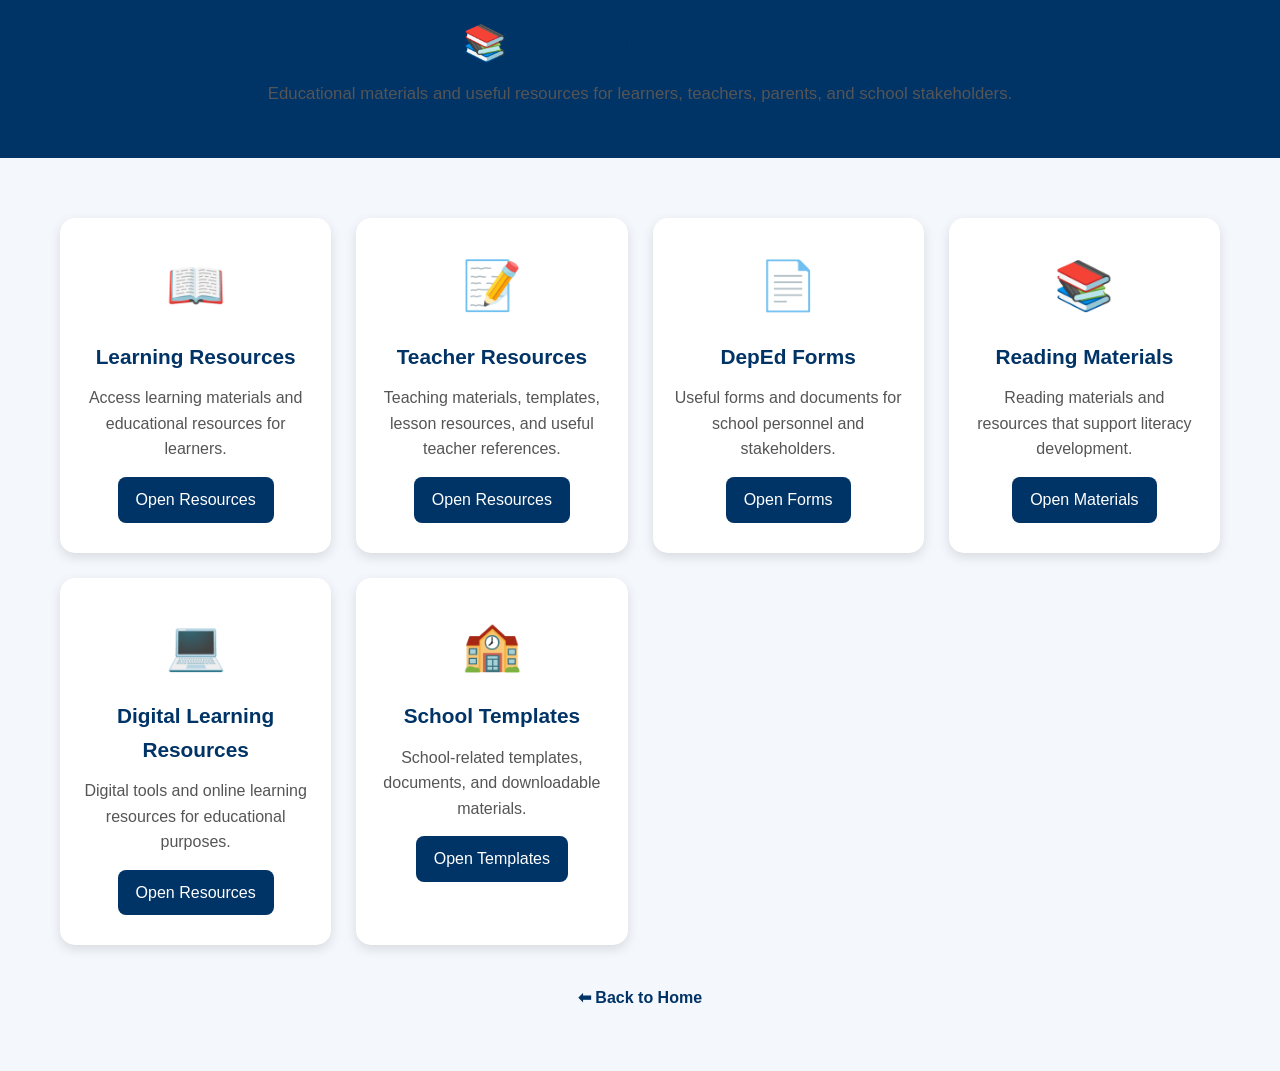
<file: pages/resources.html>
<!DOCTYPE html>
<html lang="en">
<head>
    <meta charset="UTF-8">
    <meta name="viewport" content="width=device-width, initial-scale=1.0">

    <title>Resources Center | ADBSA AETA Integrated School</title>

    <link rel="stylesheet" href="../css/style.css">

    <style>
        .resources-container {
            max-width: 1200px;
            margin: 40px auto;
            padding: 20px;
        }

        .resources-header {
            text-align: center;
            margin-bottom: 35px;
        }

        .resources-header h1 {
            color: #003366;
            font-size: 2.2rem;
            margin-bottom: 10px;
        }

        .resources-header p {
            color: #555;
            font-size: 1.05rem;
        }

        .resources-grid {
            display: grid;
            grid-template-columns: repeat(auto-fit, minmax(230px, 1fr));
            gap: 25px;
        }

        .resource-card {
            background: #ffffff;
            border-radius: 15px;
            padding: 30px 20px;
            text-align: center;
            box-shadow: 0 4px 12px rgba(0,0,0,0.12);
            transition: transform 0.3s ease, box-shadow 0.3s ease;
        }

        .resource-card:hover {
            transform: translateY(-6px);
            box-shadow: 0 8px 18px rgba(0,0,0,0.18);
        }

        .resource-card .icon {
            font-size: 3rem;
            margin-bottom: 15px;
        }

        .resource-card h2 {
            color: #003366;
            font-size: 1.3rem;
            margin-bottom: 12px;
        }

        .resource-card p {
            color: #555;
            min-height: 50px;
        }

        .resource-card a {
            display: inline-block;
            margin-top: 15px;
            padding: 10px 18px;
            background: #003366;
            color: white;
            text-decoration: none;
            border-radius: 8px;
            transition: background 0.3s ease;
        }

        .resource-card a:hover {
            background: #0055a5;
        }

        .back-home {
            text-align: center;
            margin-top: 40px;
        }

        .back-home a {
            text-decoration: none;
            color: #003366;
            font-weight: bold;
        }
    </style>
</head>

<body>

    <header>
        <div class="resources-header">
            <h1>📚 Resources Center</h1>
            <p>
                Educational materials and useful resources for learners, teachers,
                parents, and school stakeholders.
            </p>
        </div>
    </header>

    <main class="resources-container">

        <div class="resources-grid">

            <div class="resource-card">
                <div class="icon">📖</div>
                <h2>Learning Resources</h2>
                <p>
                    Access learning materials and educational resources
                    for learners.
                </p>
                <a href="#">Open Resources</a>
            </div>

            <div class="resource-card">
                <div class="icon">📝</div>
                <h2>Teacher Resources</h2>
                <p>
                    Teaching materials, templates, lesson resources,
                    and useful teacher references.
                </p>
                <a href="#">Open Resources</a>
            </div>

            <div class="resource-card">
                <div class="icon">📄</div>
                <h2>DepEd Forms</h2>
                <p>
                    Useful forms and documents for school personnel
                    and stakeholders.
                </p>
                <a href="#">Open Forms</a>
            </div>

            <div class="resource-card">
                <div class="icon">📚</div>
                <h2>Reading Materials</h2>
                <p>
                    Reading materials and resources that support
                    literacy development.
                </p>
                <a href="#">Open Materials</a>
            </div>

            <div class="resource-card">
                <div class="icon">💻</div>
                <h2>Digital Learning Resources</h2>
                <p>
                    Digital tools and online learning resources
                    for educational purposes.
                </p>
                <a href="#">Open Resources</a>
            </div>

            <div class="resource-card">
                <div class="icon">🏫</div>
                <h2>School Templates</h2>
                <p>
                    School-related templates, documents, and
                    downloadable materials.
                </p>
                <a href="#">Open Templates</a>
            </div>

        </div>

        <div class="back-home">
            <a href="../index.html">⬅ Back to Home</a>
        </div>

    </main>

</body>
</html>
</file>
<file: css/style.css>
*{
    margin:0;
    padding:0;
    box-sizing:border-box;
}

body{
    font-family:Arial, Helvetica, sans-serif;
    background:#f4f7fb;
    color:#333;
    line-height:1.6;
}

header{
    background:#003366;
    color:white;
    padding:15px 50px;
}

.logo-area{
    display:flex;
    justify-content:space-between;
    align-items:center;
    flex-wrap:wrap;
}

.logo-area img{
    width:90px;
    height:90px;
}
nav{
    margin-top:20px;
}

nav ul{
    list-style:none;
    display:flex;
    justify-content:center;
    flex-wrap:wrap;
    gap:15px;
}

nav ul li a{
    color:white;
    text-decoration:none;
    padding:10px 15px;
    border-radius:5px;
    transition:.3s;
    font-weight:bold;
}

nav ul li a:hover{
    background:#ffcc00;
    color:#003366;
}

.hero{
    background:linear-gradient(rgba(0,51,102,.75),rgba(0,51,102,.75)),
    url('../images/hero-banner.jpg');
    background-size:cover;
    background-position:center;
    min-height:500px;
    display:flex;
    align-items:center;
    justify-content:center;
    text-align:center;
    color:white;
    padding:50px;
}

.hero-content h2{
    font-size:28px;
    margin-bottom:15px;
}

.hero-content h1{
    font-size:52px;
    margin-bottom:15px;
}

.hero-content p{
    font-size:22px;
    margin-bottom:20px;
}

.hero-content h3{
    margin-bottom:30px;
    font-weight:normal;
}
.btn{
    display:inline-block;
    background:#ffcc00;
    color:#003366;
    padding:15px 35px;
    text-decoration:none;
    border-radius:6px;
    font-weight:bold;
    transition:.3s;
}

.btn:hover{
    background:white;
    transform:translateY(-3px);
}

section{
    padding:70px 10%;
}

.card{
    background:white;
    border-radius:10px;
    padding:25px;
    box-shadow:0 5px 15px rgba(0,0,0,.1);
    margin-bottom:25px;
}

footer{
    background:#003366;
    color:white;
    text-align:center;
    padding:25px;
}

@media(max-width:768px){

.logo-area{
    flex-direction:column;
    text-align:center;
}

nav ul{
    flex-direction:column;
}

.hero-content h1{
    font-size:34px;
}

.hero-content h2{
    font-size:22px;
}

.hero-content p{
    font-size:18px;
}

}/* ===========================
   SCHOOL AT A GLANCE
=========================== */

.overview{

    background:#f4f7fb;
    padding:70px 10%;
}

.section-title{

    text-align:center;
    color:#003366;
    font-size:36px;
    margin-bottom:50px;
}

.overview-grid{

    display:grid;
    grid-template-columns:repeat(auto-fit,minmax(220px,1fr));
    gap:25px;
}

.overview-card{

    background:white;
    padding:35px;
    border-radius:15px;
    text-align:center;
    box-shadow:0 5px 15px rgba(0,0,0,.1);
    transition:.3s;
}

.overview-card:hover{

    transform:translateY(-8px);
}

.overview-card h3{

    font-size:45px;
}

.overview-card h1{

    color:#003366;
    font-size:48px;
    margin:15px 0;
}

.overview-card p{

    font-size:18px;
    color:#555;
}
/* ================= ABOUT ================= */

.about{

    display:flex;

    justify-content:space-between;

    align-items:center;

    gap:60px;

    padding:80px 10%;

    background:white;

}

.about-image{

    flex:1;

}

.about-image img{

    width:100%;

    border-radius:15px;

    box-shadow:0 10px 30px rgba(0,0,0,.15);

}

.about-text{

    flex:1;

}

.about-text h2{

    font-size:42px;

    color:#003366;

    margin-bottom:25px;

}

.about-text p{

    font-size:18px;

    line-height:1.8;

    margin-bottom:20px;

    color:#444;

}

.about-text ul{

    list-style:none;

    margin-bottom:30px;

}

.about-text li{

    margin-bottom:15px;

    font-size:18px;

}
.about{

    flex-direction:column;

}
/* ==============================
   RESPONSIVE DESIGN
============================== */

@media (max-width: 768px) {

    header{
        flex-direction:column;
        text-align:center;
        padding:15px;
    }

    .logo-area{
        flex-direction:column;
        text-align:center;
    }

    nav ul{
        flex-direction:column;
        gap:10px;
        margin-top:15px;
    }

    .hero{
        height:auto;
        padding:80px 20px;
    }

    .hero-content h1{
        font-size:36px;
    }

    .hero-content h2{
        font-size:24px;
    }

    .hero-content p{
        font-size:18px;
    }

    .overview-container{
        grid-template-columns:1fr;
    }

    .about{
        flex-direction:column;
    }

    .about-image img{
        width:100%;
        max-width:450px;
        margin:auto;
        display:block;
    }

    .about-text{
        width:100%;
        text-align:center;
    }

}


/* ===============================
   SCHOOL LEADERS
================================ */

.leaders{

    background:#f4f7fb;
    padding:80px 10%;
}

.leaders-grid{

    display:grid;
    grid-template-columns:repeat(auto-fit,minmax(320px,1fr));
    gap:35px;
}

.leader-card{

    background:white;
    padding:40px;
    text-align:center;
    border-radius:20px;
    box-shadow:0 10px 30px rgba(0,0,0,.12);
    transition:.3s;
}

.leader-card:hover{

    transform:translateY(-10px);
}

.leader-card img{

    width:180px;
    height:180px;
    object-fit:cover;
    border-radius:50%;
    border:6px solid #003366;
    margin-bottom:20px;
}

.leader-card h3{

    color:#003366;
    margin-bottom:8px;
}

.leader-card h4{

    color:#666;
    font-weight:normal;
    margin-bottom:20px;
}

.leader-card p{

    line-height:1.8;
    margin-bottom:25px;
}
@media(max-width:768px){

    .leaders-grid{

        grid-template-columns:1fr;
    }

}
<!-- SCHOOL LEADERS -->

<section class="leaders">

    <div class="container">

        <h2 class="section-title">Meet Our School Leaders</h2>

        <div class="leaders-grid">

            <div class="leader-card">

                <img src="images/principal.jpg" alt="School Head">

                <h3>Romualdo M. Cañeda Jr.</h3>

                <span>School Head</span>

                <p>
                    Leading ADBSA Aeta Integrated School with dedication,
                    integrity, and commitment to quality education.
                </p>

            </div>

            <div class="leader-card">

                <img src="images/asp.jpg" alt="Assistant School Principal">

                <h3>Richard S. Nakpil</h3>

                <span>Master Teacher II<br>OIC Assistant School Principal</span>

                <p>
                    Passionate in instructional leadership,
                    digital innovation,
                    and community partnership for Indigenous learners.
                </p>

            </div>

        </div>

    </div>

</section>
/* ===============================
   PRINCIPAL MESSAGE
================================ */

.principal-message{

    background:white;

    padding:80px 10%;

}

.principal-container{

    display:flex;

    align-items:center;

    gap:60px;

}

.principal-photo{

    flex:1;

    text-align:center;

}

.principal-photo img{

    width:260px;

    height:260px;

    border-radius:50%;

    object-fit:cover;

    border:8px solid #003366;

    box-shadow:0 10px 30px rgba(0,0,0,.2);

}

.principal-text{

    flex:2;

}

.principal-text h2{

    color:#003366;

    font-size:42px;

    margin-bottom:25px;

}

.principal-text p{

    font-size:18px;

    line-height:1.9;

    margin-bottom:20px;

}

.principal-text h3{

    color:#003366;

    margin-top:25px;

}

.principal-text span{

    color:#666;

}
@media(max-width:768px){

.principal-container{

    flex-direction:column;

    text-align:center;

}

}
/*==========================
 SCHOOL STATISTICS
===========================*/

.statistics{

background:#ffffff;

padding:80px 10%;

text-align:center;

}

.statistics h2{

font-size:48px;

color:#003366;

margin-bottom:50px;

}

.stats-container{

display:grid;

grid-template-columns:repeat(auto-fit,minmax(220px,1fr));

gap:30px;

}

.stat-card{

background:#f4f8fc;

padding:35px;

border-radius:15px;

box-shadow:0 10px 25px rgba(0,0,0,.12);

transition:.3s;

}

.stat-card:hover{

transform:translateY(-10px);

}

.stat-card h3{

font-size:52px;

color:#ffc107;

margin-bottom:15px;

}

.stat-card p{

font-size:20px;

color:#333;

font-weight:bold;

}
/* ==========================
   WELCOME SECTION
========================== */

.welcome-section{

    background:#ffffff;

    padding:80px 10%;

    text-align:center;

}

.welcome-content{

    max-width:1000px;

    margin:auto;

}

.welcome-content h2{

    font-size:48px;

    color:#003366;

    margin-bottom:25px;

}

.welcome-content p{

    font-size:20px;

    line-height:1.9;

    color:#333;

    margin-bottom:40px;

}

.welcome-buttons{

    display:flex;

    justify-content:center;

    gap:20px;

    flex-wrap:wrap;

}

@media(max-width:768px){

.welcome-content h2{

    font-size:34px;

}

.welcome-content p{

    font-size:18px;

}

}

/* ================= ABOUT SECTION ================= */

.about{
    display:flex;
    align-items:center;
    justify-content:center;
    gap:50px;
    padding:80px 10%;
    background:#f8f9fa;
    flex-wrap:wrap;
}

.about-image{
    flex:1;
    min-width:300px;
}

.about-image img{
    width:100%;
    max-width:550px;
    border-radius:15px;
    box-shadow:0 10px 25px rgba(0,0,0,.2);
}

.about-text{
    flex:1;
    min-width:320px;
}

.about-text h2{
    font-size:48px;
    color:#003b80;
    margin-bottom:20px;
}

.about-text p{
    font-size:20px;
    line-height:1.8;
    margin-bottom:20px;
}

.about-text ul{
    list-style:none;
    padding:0;
}

.about-text li{
    margin-bottom:15px;
    font-size:20px;
}
/* ================= ABOUT SECTION ================= */

.about{
    display:flex;
    align-items:center;
    justify-content:space-between;
    gap:50px;
    padding:80px 10%;
    background:#fff;
    flex-wrap:wrap;
}

.about-image{
    flex:1;
    min-width:320px;
}

.about-image img{
    width:100%;
    border-radius:15px;
    box-shadow:0 8px 20px rgba(0,0,0,.2);
}

.about-text{
    flex:1;
    min-width:320px;
}

.about-text h2{
    font-size:48px;
    color:#0b3b78;
    margin-bottom:20px;
}

.about-text p{
    font-size:20px;
    line-height:1.8;
    margin-bottom:20px;
}

.about-text ul{
    list-style:none;
    padding:0;
}

.about-text ul li{
    font-size:20px;
    margin-bottom:12px;
}

.about .btn{
    display:inline-block;
    margin-top:20px;
}
/* ================= VISION • MISSION • CORE VALUES ================= */

.vmc{
    background:#f5f9ff;
    padding:80px 10%;
    text-align:center;
}

.section-subtitle{
    max-width:850px;
    margin:15px auto 50px;
    font-size:18px;
    color:#555;
    line-height:1.8;
}

.vmc-grid{
    display:grid;
    grid-template-columns:repeat(auto-fit,minmax(280px,1fr));
    gap:30px;
}

.vmc-card{
    background:#ffffff;
    padding:35px;
    border-radius:18px;
    box-shadow:0 8px 20px rgba(0,0,0,.08);
    transition:.35s;
}

.vmc-card:hover{
    transform:translateY(-8px);
    box-shadow:0 18px 35px rgba(0,59,128,.18);
}

.vmc-icon{
    font-size:48px;
    margin-bottom:20px;
}

.vmc-card h3{
    color:#003b80;
    margin-bottom:18px;
    font-size:28px;
}

.vmc-card p{
    color:#555;
    line-height:1.8;
    font-size:17px;
}

.vmc-card ul{
    list-style:none;
    padding:0;
}

.vmc-card li{
    margin:12px 0;
    font-size:18px;
    font-weight:600;
    color:#0b5cab;
}

@media(max-width:768px){

    .vmc{
        padding:60px 8%;
    }

}
...Vision Mission Core Values CSS...

/* ================= SCHOOL MOTTO ================= */

.school-motto{

...
}
/* ================= QUICK ACCESS ================= */

.quick-access{
    padding:80px 10%;
    background:#f5f9ff;
    text-align:center;
}

.quick-access .section-subtitle{
    max-width:700px;
    margin:15px auto 50px;
    font-size:18px;
    color:#555;
    line-height:1.8;
}

.quick-grid{
    display:grid;
    grid-template-columns:repeat(auto-fit,minmax(220px,1fr));
    gap:25px;
}

.quick-card{
    background:#ffffff;
    padding:35px 25px;
    border-radius:18px;
    text-decoration:none;
    color:#003b80;
    box-shadow:0 10px 30px rgba(0,0,0,.08);
    transition:.3s;
}

.quick-card:hover{
    transform:translateY(-10px);
    box-shadow:0 15px 35px rgba(0,0,0,.15);
}

.quick-card span{
    font-size:48px;
    display:block;
    margin-bottom:20px;
}

.quick-card h3{
    font-size:22px;
    line-height:1.5;
}
</file>
